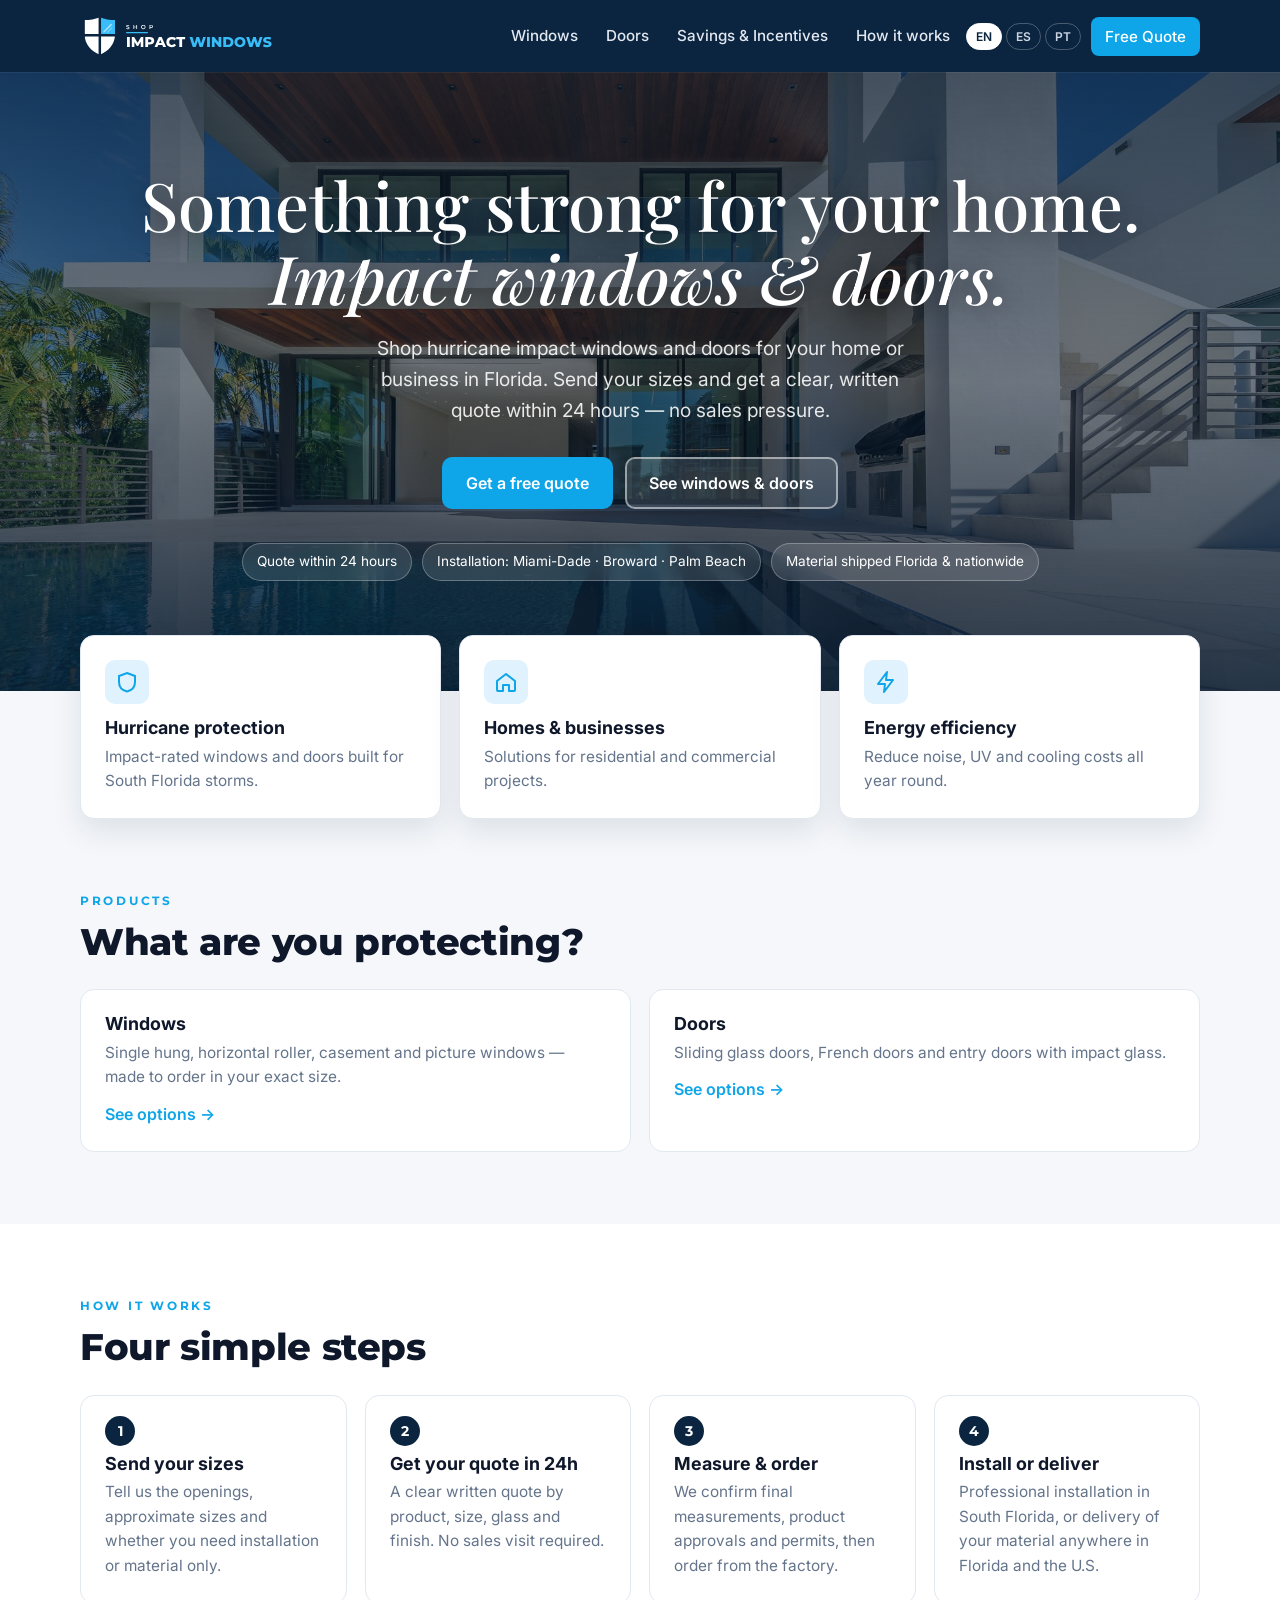
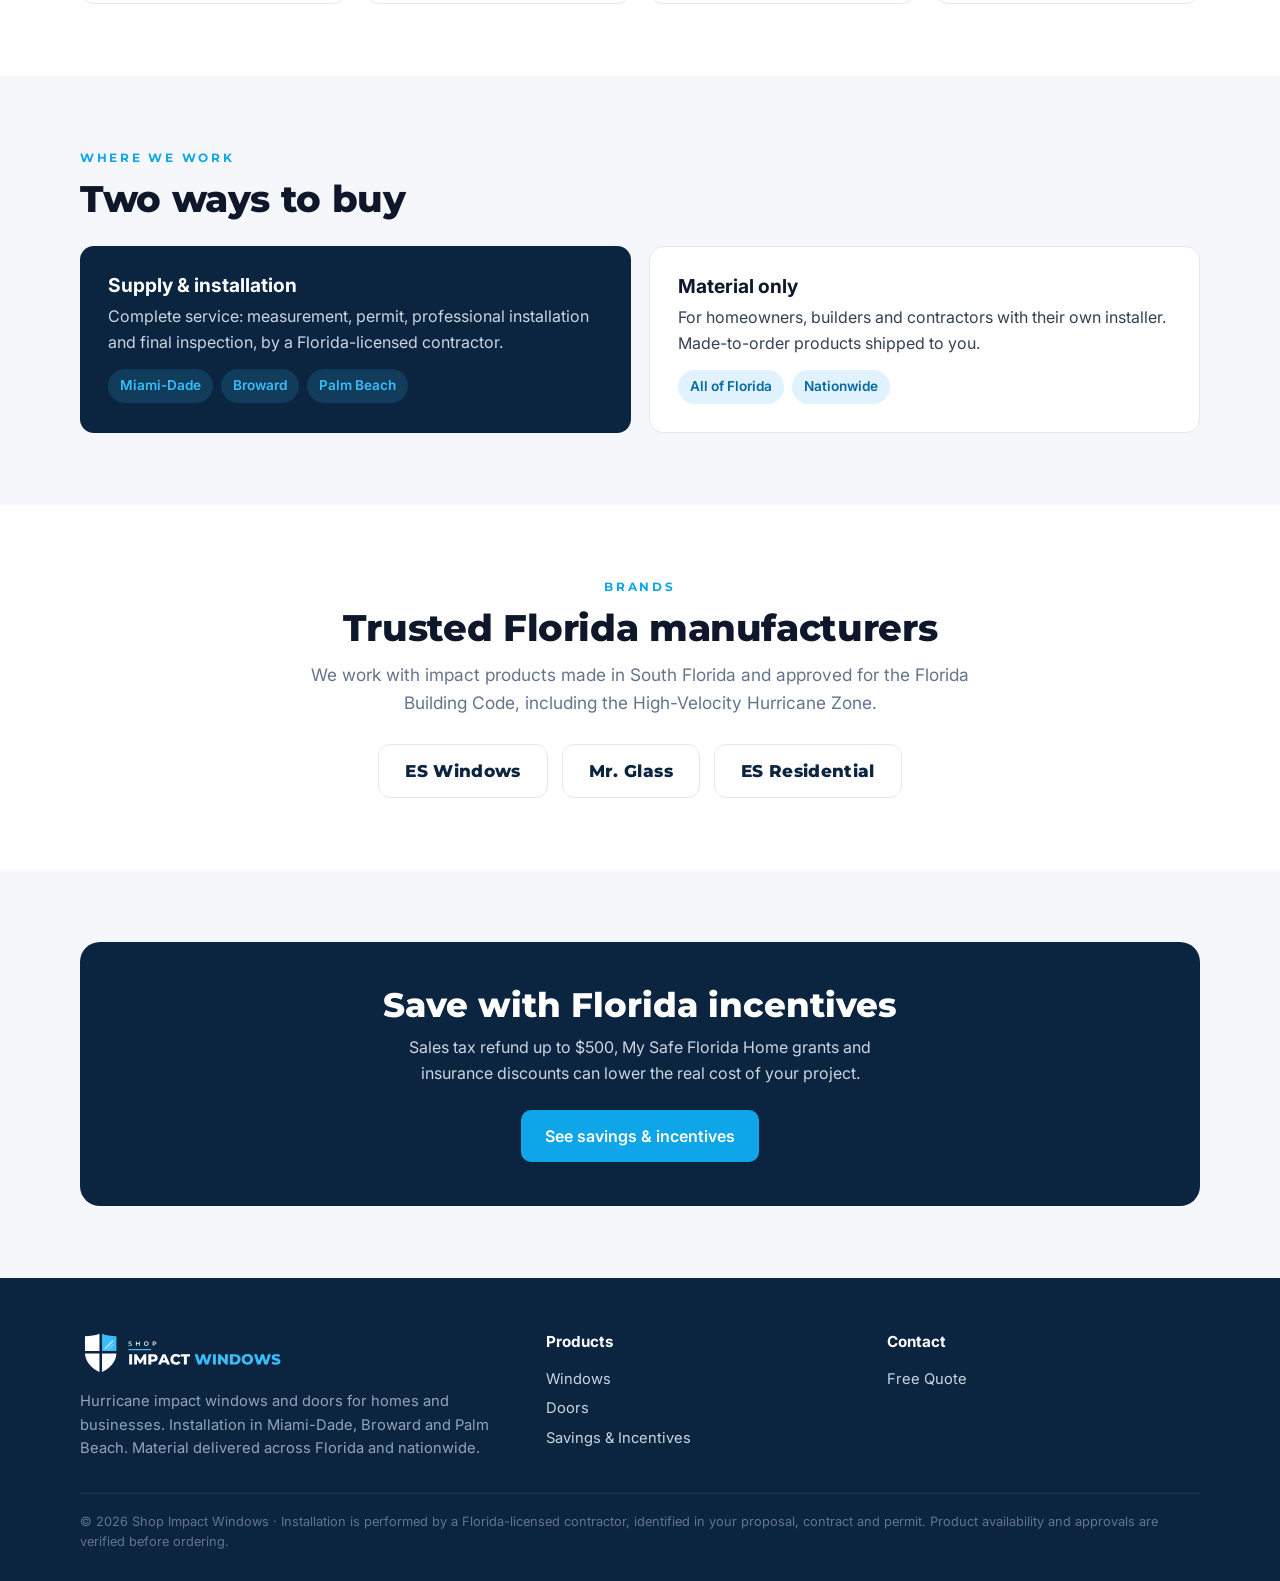
<file: index.html>
<!doctype html>
<html lang="en">
<head>
  <meta charset="utf-8">
  <meta name="viewport" content="width=device-width, initial-scale=1">
  <title>Shop Impact Windows – Hurricane Impact Windows &amp; Doors in Florida</title>
  <meta name="description" content="Hurricane impact windows and doors for Florida homes and businesses. Free quote within 24 hours. Installation in Miami-Dade, Broward and Palm Beach; material delivered across Florida and nationwide.">
  <meta property="og:title" content="Shop Impact Windows – Hurricane Impact Windows & Doors">
  <meta property="og:description" content="Free quote within 24 hours. Installation in Miami-Dade, Broward and Palm Beach; material delivered across Florida and nationwide.">
  <meta property="og:url" content="https://shopimpactwindows.com/">
  <meta property="og:image" content="https://shopimpactwindows.com/img/hero.jpg">
  <meta name="theme-color" content="#0B2540">
  <link rel="icon" type="image/svg+xml" href="brand/svg/favicon.svg">
  <link rel="icon" type="image/png" sizes="32x32" href="img/favicon-32.png">
  <link rel="apple-touch-icon" href="img/apple-touch-icon.png">
  <link rel="preconnect" href="https://fonts.googleapis.com">
  <link rel="preconnect" href="https://fonts.gstatic.com" crossorigin>
  <link href="https://fonts.googleapis.com/css2?family=Inter:wght@400;500;600;700&family=Montserrat:wght@700;800&family=Playfair+Display:ital,wght@0,500;1,500&display=swap" rel="stylesheet">
  <link rel="stylesheet" href="assets/site.css">
</head>
<body data-page="home">
  <header id="site-header"></header>

  <main>
    <section class="hero">
      <div class="wrap">
        <h1 data-i18n="home.h1">Something strong for your home. <em>Impact windows &amp; doors.</em></h1>
        <p data-i18n="home.lead">Shop hurricane impact windows and doors for your home or business in Florida. Send your sizes and get a clear, written quote within 24 hours — no sales pressure.</p>
        <div class="ctas">
          <a class="btn btn-primary" href="quote.html" data-i18n="cta.quote">Get a free quote</a>
          <a class="btn btn-ghost" href="windows.html" data-i18n="cta.browse">See windows &amp; doors</a>
        </div>
        <div class="badges">
          <span data-i18n="badge.24h">Quote within 24 hours</span>
          <span data-i18n="badge.install">Installation: Miami-Dade · Broward · Palm Beach</span>
          <span data-i18n="badge.ship">Material shipped Florida &amp; nationwide</span>
        </div>
      </div>
    </section>

    <div class="wrap features">
      <div class="grid g3">
        <div class="card">
          <div class="icon"><svg viewBox="0 0 24 24" fill="none" stroke="currentColor" stroke-width="2" stroke-linecap="round"><path d="M12 3l8 3v6c0 5-3.4 8.4-8 9.5C7.4 20.4 4 17 4 12V6l8-3z"/></svg></div>
          <h3 data-i18n="f1t">Hurricane protection</h3>
          <p data-i18n="f1d">Impact-rated windows and doors built for South Florida storms.</p>
        </div>
        <div class="card">
          <div class="icon"><svg viewBox="0 0 24 24" fill="none" stroke="currentColor" stroke-width="2" stroke-linejoin="round"><path d="M3 11l9-7 9 7v9a1 1 0 0 1-1 1h-5v-6H9v6H4a1 1 0 0 1-1-1z"/></svg></div>
          <h3 data-i18n="f2t">Homes &amp; businesses</h3>
          <p data-i18n="f2d">Solutions for residential and commercial projects.</p>
        </div>
        <div class="card">
          <div class="icon"><svg viewBox="0 0 24 24" fill="none" stroke="currentColor" stroke-width="2" stroke-linejoin="round"><path d="M13 2L4 14h7l-1 8 9-12h-7z"/></svg></div>
          <h3 data-i18n="f3t">Energy efficiency</h3>
          <p data-i18n="f3d">Reduce noise, UV and cooling costs all year round.</p>
        </div>
      </div>
    </div>

    <section>
      <div class="wrap">
        <p class="kicker" data-i18n="home.prodK">Products</p>
        <h2 class="title" data-i18n="home.prodH">What are you protecting?</h2>
        <div class="grid g2" style="margin-top:26px">
          <a class="card tile-link" href="windows.html">
            <h3 data-i18n="nav.windows">Windows</h3>
            <p data-i18n="home.winD">Single hung, horizontal roller, casement and picture windows — made to order in your exact size.</p>
            <span class="more" data-i18n="home.see">See options →</span>
          </a>
          <a class="card tile-link" href="doors.html">
            <h3 data-i18n="nav.doors">Doors</h3>
            <p data-i18n="home.doorD">Sliding glass doors, French doors and entry doors with impact glass.</p>
            <span class="more" data-i18n="home.see">See options →</span>
          </a>
        </div>
      </div>
    </section>

    <section id="how" style="background:#fff">
      <div class="wrap">
        <p class="kicker" data-i18n="home.howK">How it works</p>
        <h2 class="title" data-i18n="home.howH">Four simple steps</h2>
        <div class="grid g4 steps" style="margin-top:26px">
          <div class="card step"><h3 data-i18n="s1t">Send your sizes</h3><p data-i18n="s1d">Tell us the openings, approximate sizes and whether you need installation or material only.</p></div>
          <div class="card step"><h3 data-i18n="s2t">Get your quote in 24h</h3><p data-i18n="s2d">A clear written quote by product, size, glass and finish. No sales visit required.</p></div>
          <div class="card step"><h3 data-i18n="s3t">Measure &amp; order</h3><p data-i18n="s3d">We confirm final measurements, product approvals and permits, then order from the factory.</p></div>
          <div class="card step"><h3 data-i18n="s4t">Install or deliver</h3><p data-i18n="s4d">Professional installation in South Florida, or delivery of your material anywhere in Florida and the U.S.</p></div>
        </div>
      </div>
    </section>

    <section>
      <div class="wrap">
        <p class="kicker" data-i18n="home.areaK">Where we work</p>
        <h2 class="title" data-i18n="home.areaH">Two ways to buy</h2>
        <div class="split" style="margin-top:26px">
          <div class="zone dark">
            <h3 data-i18n="z1t">Supply &amp; installation</h3>
            <p data-i18n="z1d">Complete service: measurement, permit, professional installation and final inspection, by a Florida-licensed contractor.</p>
            <div class="chips"><span>Miami-Dade</span><span>Broward</span><span>Palm Beach</span></div>
          </div>
          <div class="zone light">
            <h3 data-i18n="z2t">Material only</h3>
            <p data-i18n="z2d">For homeowners, builders and contractors with their own installer. Made-to-order products shipped to you.</p>
            <div class="chips"><span data-i18n="z2a">All of Florida</span><span data-i18n="z2b">Nationwide</span></div>
          </div>
        </div>
      </div>
    </section>

    <section style="background:#fff">
      <div class="wrap center">
        <p class="kicker" data-i18n="home.brandK">Brands</p>
        <h2 class="title" data-i18n="home.brandH">Trusted Florida manufacturers</h2>
        <p class="lead" data-i18n="home.brandD">We work with impact products made in South Florida and approved for the Florida Building Code, including the High-Velocity Hurricane Zone.</p>
        <div class="brands"><span>ES Windows</span><span>Mr. Glass</span><span>ES Residential</span></div>
      </div>
    </section>

    <section>
      <div class="wrap">
        <div class="cta-band">
          <h2 data-i18n="home.saveH">Save with Florida incentives</h2>
          <p data-i18n="home.saveD">Sales tax refund up to $500, My Safe Florida Home grants and insurance discounts can lower the real cost of your project.</p>
          <a class="btn btn-primary" href="incentives.html" data-i18n="home.saveB">See savings &amp; incentives</a>
        </div>
      </div>
    </section>
  </main>

  <footer id="site-footer"></footer>
  <script src="assets/i18n.js"></script>
  <script src="assets/site.js"></script>
</body>
</html>
</file>
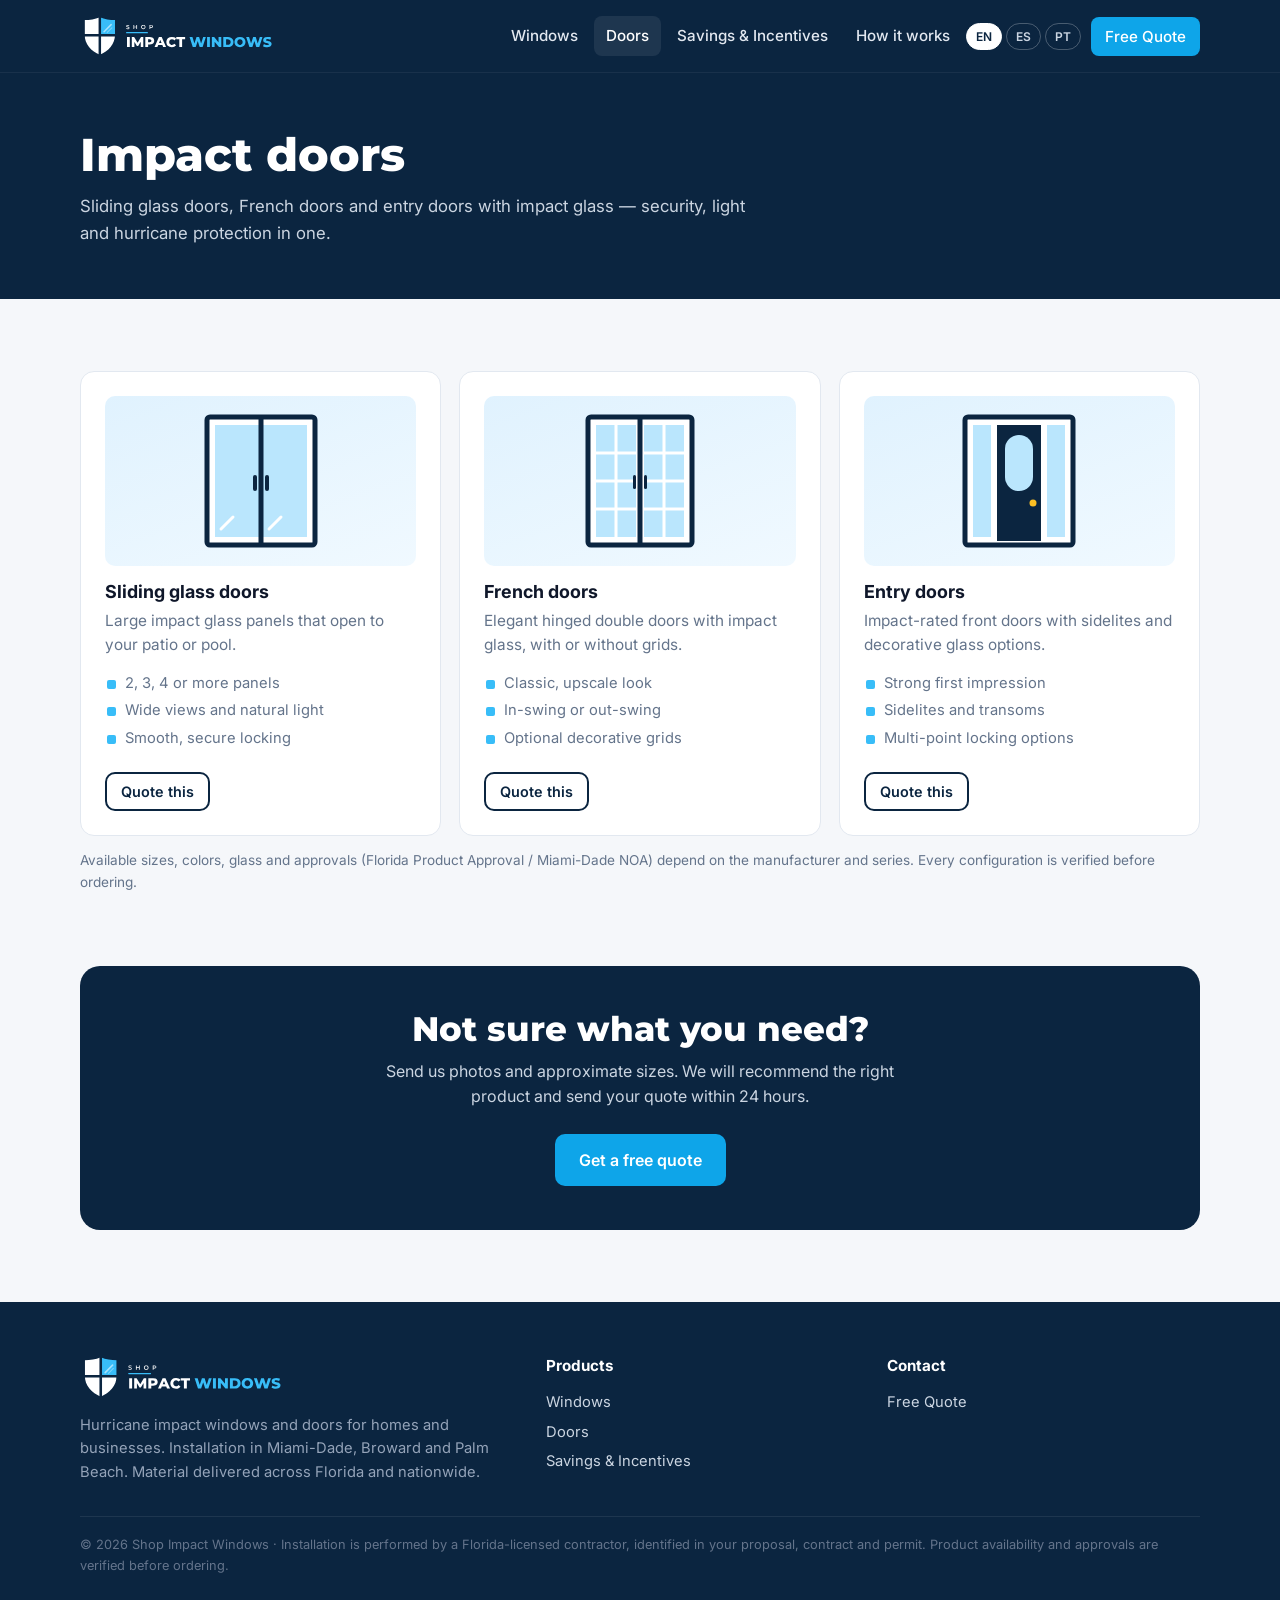
<file: doors.html>
<!doctype html>
<html lang="en">
<head>
  <meta charset="utf-8">
  <meta name="viewport" content="width=device-width, initial-scale=1">
  <title>Impact Doors – Shop Impact Windows</title>
  <meta name="description" content="Hurricane impact doors: sliding glass doors, French doors and entry doors. Free quote within 24 hours.">
  <meta name="theme-color" content="#0B2540">
  <link rel="icon" type="image/svg+xml" href="brand/svg/favicon.svg">
  <link rel="icon" type="image/png" sizes="32x32" href="img/favicon-32.png">
  <link rel="apple-touch-icon" href="img/apple-touch-icon.png">
  <link rel="preconnect" href="https://fonts.googleapis.com">
  <link rel="preconnect" href="https://fonts.gstatic.com" crossorigin>
  <link href="https://fonts.googleapis.com/css2?family=Inter:wght@400;500;600;700&family=Montserrat:wght@700;800&display=swap" rel="stylesheet">
  <link rel="stylesheet" href="assets/site.css">
</head>
<body data-page="doors">
  <header id="site-header"></header>
  <main>
    <section class="page-hero">
      <div class="wrap">
        <h1 data-i18n="door.h1">Impact doors</h1>
        <p data-i18n="door.p">Sliding glass doors, French doors and entry doors with impact glass — security, light and hurricane protection in one.</p>
      </div>
    </section>
    <section>
      <div class="wrap">
        <div class="grid g3">
        <div class="card product">
          <div class="art"><svg viewBox="0 0 116 136"><rect x="4" y="4" width="108" height="128" rx="3" fill="#fff" stroke="#0B2540" stroke-width="5" stroke-linejoin="round"/><rect x="12" y="12" width="44" height="112" fill="#BAE6FD"/><rect x="60" y="12" width="44" height="112" fill="#BAE6FD"/><path d="M58 4 V132" stroke="#0B2540" stroke-width="5" stroke-linejoin="round"/><path d="M18 116 l12 -12" stroke="#fff" stroke-width="3" stroke-linecap="round"/><path d="M66 116 l12 -12" stroke="#fff" stroke-width="3" stroke-linecap="round"/><rect x="50" y="62" width="4" height="16" rx="2" fill="#0B2540"/><rect x="62" y="62" width="4" height="16" rx="2" fill="#0B2540"/></svg></div>
          <h3 data-i18n="d1.t">Sliding glass doors</h3>
          <p data-i18n="d1.d">Large impact glass panels that open to your patio or pool.</p>
          <ul><li data-i18n="d1.b1">2, 3, 4 or more panels</li><li data-i18n="d1.b2">Wide views and natural light</li><li data-i18n="d1.b3">Smooth, secure locking</li></ul>
          <a class="btn btn-outline btn-sm" href="quote.html?type=sliding-door" data-i18n="cta.quoteThis">Quote this</a>
        </div>
        <div class="card product">
          <div class="art"><svg viewBox="0 0 116 136"><rect x="6" y="4" width="104" height="128" rx="3" fill="#fff" stroke="#0B2540" stroke-width="5" stroke-linejoin="round"/><rect x="14" y="12" width="40" height="112" fill="#BAE6FD"/><rect x="62" y="12" width="40" height="112" fill="#BAE6FD"/><path d="M58 4 V132" stroke="#0B2540" stroke-width="5" stroke-linejoin="round"/><path d="M14 40 H54 M14 68 H54 M14 96 H54 M62 40 H102 M62 68 H102 M62 96 H102 M34 12 V124 M82 12 V124" stroke="#fff" stroke-width="3"/><rect x="51" y="62" width="3" height="14" rx="1.5" fill="#0B2540"/><rect x="62" y="62" width="3" height="14" rx="1.5" fill="#0B2540"/></svg></div>
          <h3 data-i18n="d2.t">French doors</h3>
          <p data-i18n="d2.d">Elegant hinged double doors with impact glass, with or without grids.</p>
          <ul><li data-i18n="d2.b1">Classic, upscale look</li><li data-i18n="d2.b2">In-swing or out-swing</li><li data-i18n="d2.b3">Optional decorative grids</li></ul>
          <a class="btn btn-outline btn-sm" href="quote.html?type=french-door" data-i18n="cta.quoteThis">Quote this</a>
        </div>
        <div class="card product">
          <div class="art"><svg viewBox="0 0 116 136"><rect x="4" y="4" width="108" height="128" rx="3" fill="#fff" stroke="#0B2540" stroke-width="5" stroke-linejoin="round"/><rect x="12" y="12" width="18" height="112" fill="#BAE6FD"/><rect x="86" y="12" width="18" height="112" fill="#BAE6FD"/><rect x="36" y="12" width="44" height="116" fill="#0B2540"/><rect x="44" y="22" width="28" height="56" rx="14" fill="#BAE6FD"/><circle cx="72" cy="90" r="3.5" fill="#FBBF24"/></svg></div>
          <h3 data-i18n="d3.t">Entry doors</h3>
          <p data-i18n="d3.d">Impact-rated front doors with sidelites and decorative glass options.</p>
          <ul><li data-i18n="d3.b1">Strong first impression</li><li data-i18n="d3.b2">Sidelites and transoms</li><li data-i18n="d3.b3">Multi-point locking options</li></ul>
          <a class="btn btn-outline btn-sm" href="quote.html?type=entry-door" data-i18n="cta.quoteThis">Quote this</a>
        </div>
        </div>
      <p class="note" data-i18n="prod.note">Available sizes, colors, glass and approvals (Florida Product Approval / Miami-Dade NOA) depend on the manufacturer and series. Every configuration is verified before ordering.</p>
      </div>
    </section>
    <section style="padding-top:0">
      <div class="wrap">
        <div class="cta-band">
          <h2 data-i18n="cta.bandH">Not sure what you need?</h2>
          <p data-i18n="cta.bandD">Send us photos and approximate sizes. We will recommend the right product and send your quote within 24 hours.</p>
          <a class="btn btn-primary" href="quote.html" data-i18n="cta.quote">Get a free quote</a>
        </div>
      </div>
    </section>
  </main>
  <footer id="site-footer"></footer>
  <script src="assets/i18n.js"></script>
  <script src="assets/site.js"></script>
</body>
</html>
</file>
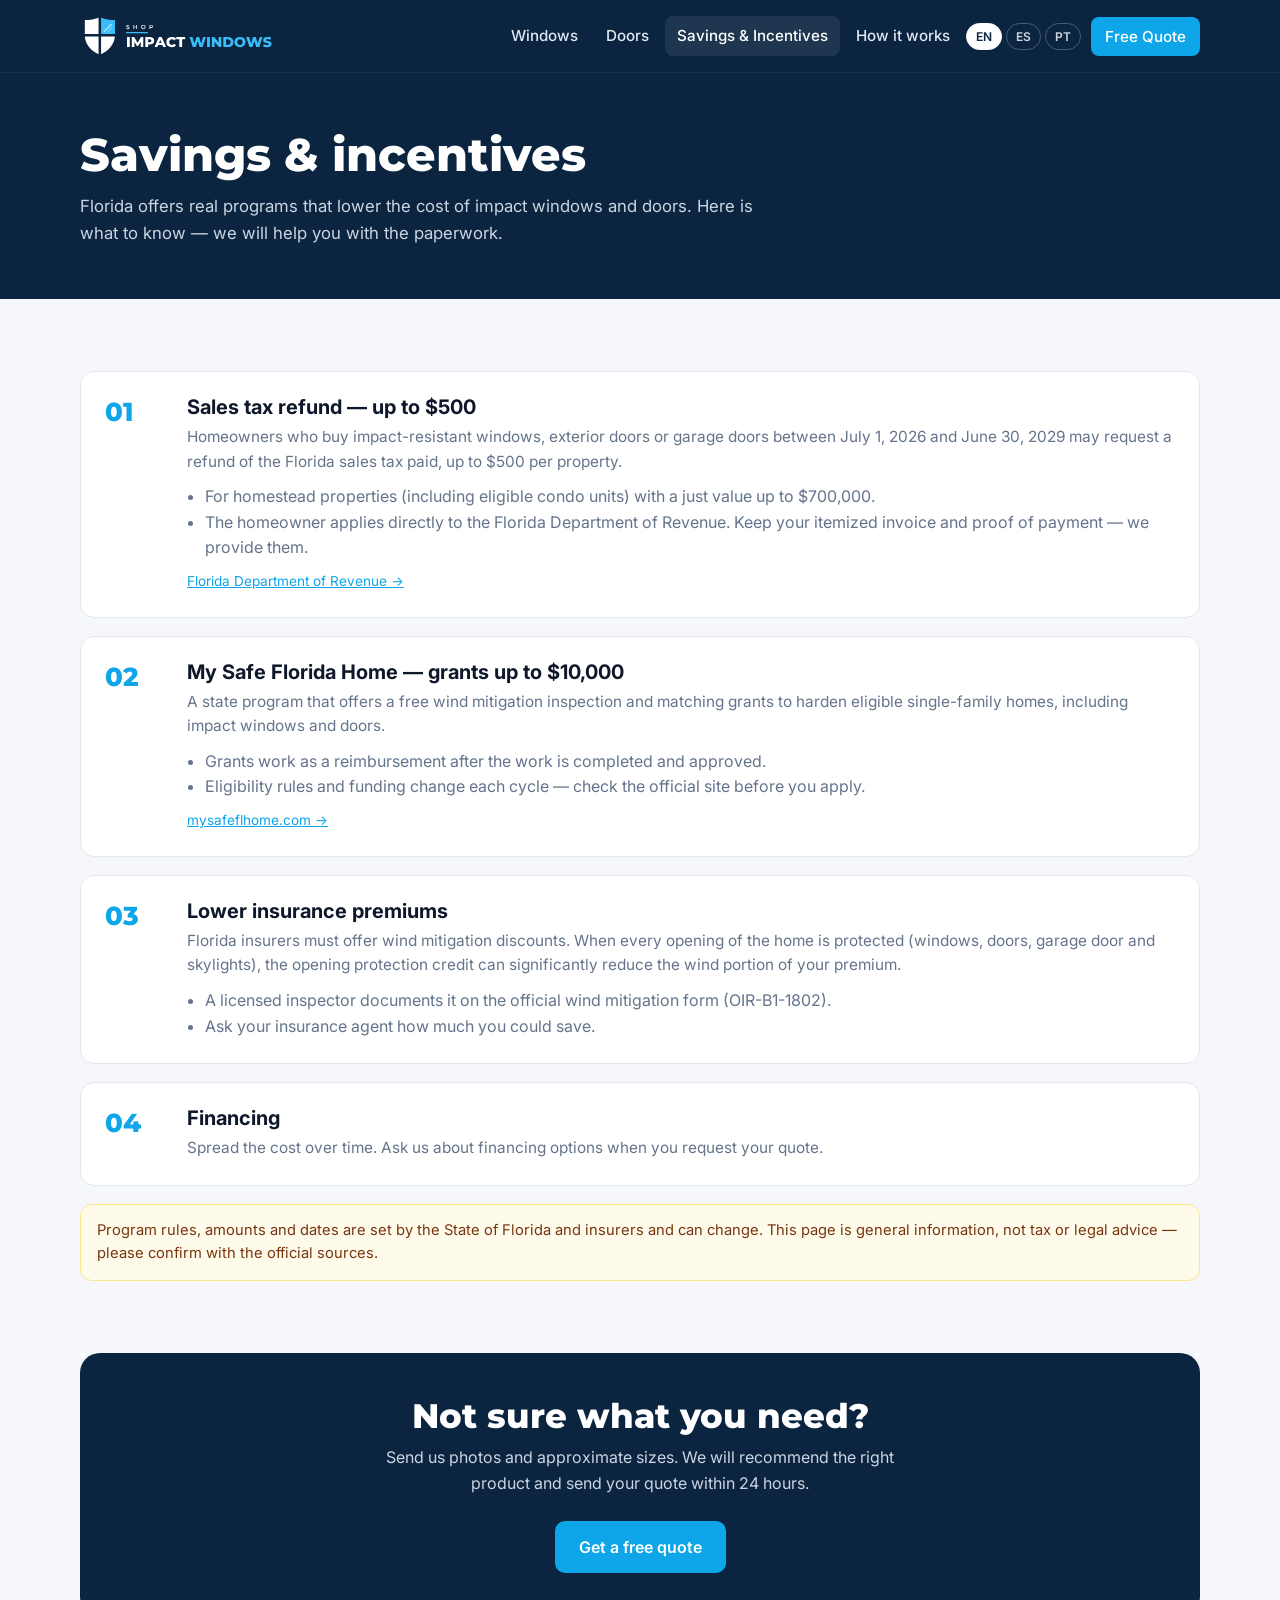
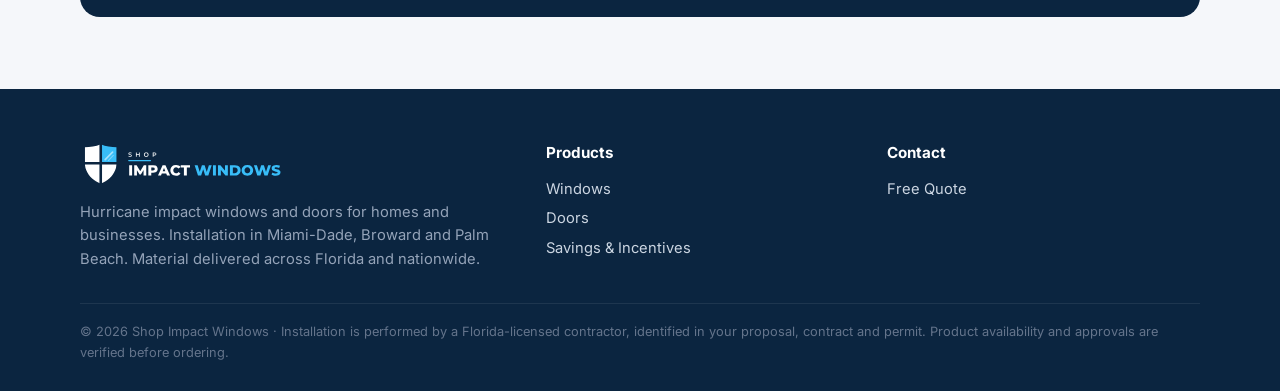
<file: incentives.html>
<!doctype html>
<html lang="en">
<head>
  <meta charset="utf-8">
  <meta name="viewport" content="width=device-width, initial-scale=1">
  <title>Savings & Incentives – Shop Impact Windows</title>
  <meta name="description" content="Florida incentives for impact windows and doors: sales tax refund up to $500, My Safe Florida Home grants, insurance wind mitigation discounts and financing.">
  <meta name="theme-color" content="#0B2540">
  <link rel="icon" type="image/svg+xml" href="brand/svg/favicon.svg">
  <link rel="icon" type="image/png" sizes="32x32" href="img/favicon-32.png">
  <link rel="apple-touch-icon" href="img/apple-touch-icon.png">
  <link rel="preconnect" href="https://fonts.googleapis.com">
  <link rel="preconnect" href="https://fonts.gstatic.com" crossorigin>
  <link href="https://fonts.googleapis.com/css2?family=Inter:wght@400;500;600;700&family=Montserrat:wght@700;800&display=swap" rel="stylesheet">
  <link rel="stylesheet" href="assets/site.css">
</head>
<body data-page="incentives">
  <header id="site-header"></header>
  <main>
    <section class="page-hero">
      <div class="wrap">
        <h1 data-i18n="inc.h1">Savings &amp; incentives</h1>
        <p data-i18n="inc.p">Florida offers real programs that lower the cost of impact windows and doors. Here is what to know — we will help you with the paperwork.</p>
      </div>
    </section>
    <section>
      <div class="wrap grid" style="gap:18px">
        <div class="card incentive">
          <div class="num">01</div>
          <div>
            <h3 data-i18n="i1t">Sales tax refund — up to $500</h3>
            <p data-i18n="i1d">Homeowners who buy impact-resistant windows, exterior doors or garage doors between July 1, 2026 and June 30, 2029 may request a refund of the Florida sales tax paid, up to $500 per property.</p>
            <ul>
              <li data-i18n="i1a">For homestead properties (including eligible condo units) with a just value up to $700,000.</li>
              <li data-i18n="i1b">The homeowner applies directly to the Florida Department of Revenue. Keep your itemized invoice and proof of payment — we provide them.</li>
            </ul>
            <p class="src"><a href="https://floridarevenue.com/" target="_blank" rel="noopener" data-i18n="i1s">Florida Department of Revenue →</a></p>
          </div>
        </div>
        <div class="card incentive">
          <div class="num">02</div>
          <div>
            <h3 data-i18n="i2t">My Safe Florida Home — grants up to $10,000</h3>
            <p data-i18n="i2d">A state program that offers a free wind mitigation inspection and matching grants to harden eligible single-family homes, including impact windows and doors.</p>
            <ul>
              <li data-i18n="i2a">Grants work as a reimbursement after the work is completed and approved.</li>
              <li data-i18n="i2b">Eligibility rules and funding change each cycle — check the official site before you apply.</li>
            </ul>
            <p class="src"><a href="https://mysafeflhome.com/" target="_blank" rel="noopener" data-i18n="i2s">mysafeflhome.com →</a></p>
          </div>
        </div>
        <div class="card incentive">
          <div class="num">03</div>
          <div>
            <h3 data-i18n="i3t">Lower insurance premiums</h3>
            <p data-i18n="i3d">Florida insurers must offer wind mitigation discounts. When every opening of the home is protected (windows, doors, garage door and skylights), the opening protection credit can significantly reduce the wind portion of your premium.</p>
            <ul>
              <li data-i18n="i3a">A licensed inspector documents it on the official wind mitigation form (OIR-B1-1802).</li>
              <li data-i18n="i3b">Ask your insurance agent how much you could save.</li>
            </ul>
          </div>
        </div>
        <div class="card incentive">
          <div class="num">04</div>
          <div>
            <h3 data-i18n="i4t">Financing</h3>
            <p data-i18n="i4d">Spread the cost over time. Ask us about financing options when you request your quote.</p>
          </div>
        </div>
        <p class="callout" data-i18n="inc.disc">Program rules, amounts and dates are set by the State of Florida and insurers and can change. This page is general information, not tax or legal advice — please confirm with the official sources.</p>
      </div>
    </section>
    <section style="padding-top:0">
      <div class="wrap">
        <div class="cta-band">
          <h2 data-i18n="cta.bandH">Not sure what you need?</h2>
          <p data-i18n="cta.bandD">Send us photos and approximate sizes. We will recommend the right product and send your quote within 24 hours.</p>
          <a class="btn btn-primary" href="quote.html" data-i18n="cta.quote">Get a free quote</a>
        </div>
      </div>
    </section>
  </main>
  <footer id="site-footer"></footer>
  <script src="assets/i18n.js"></script>
  <script src="assets/site.js"></script>
</body>
</html>
</file>
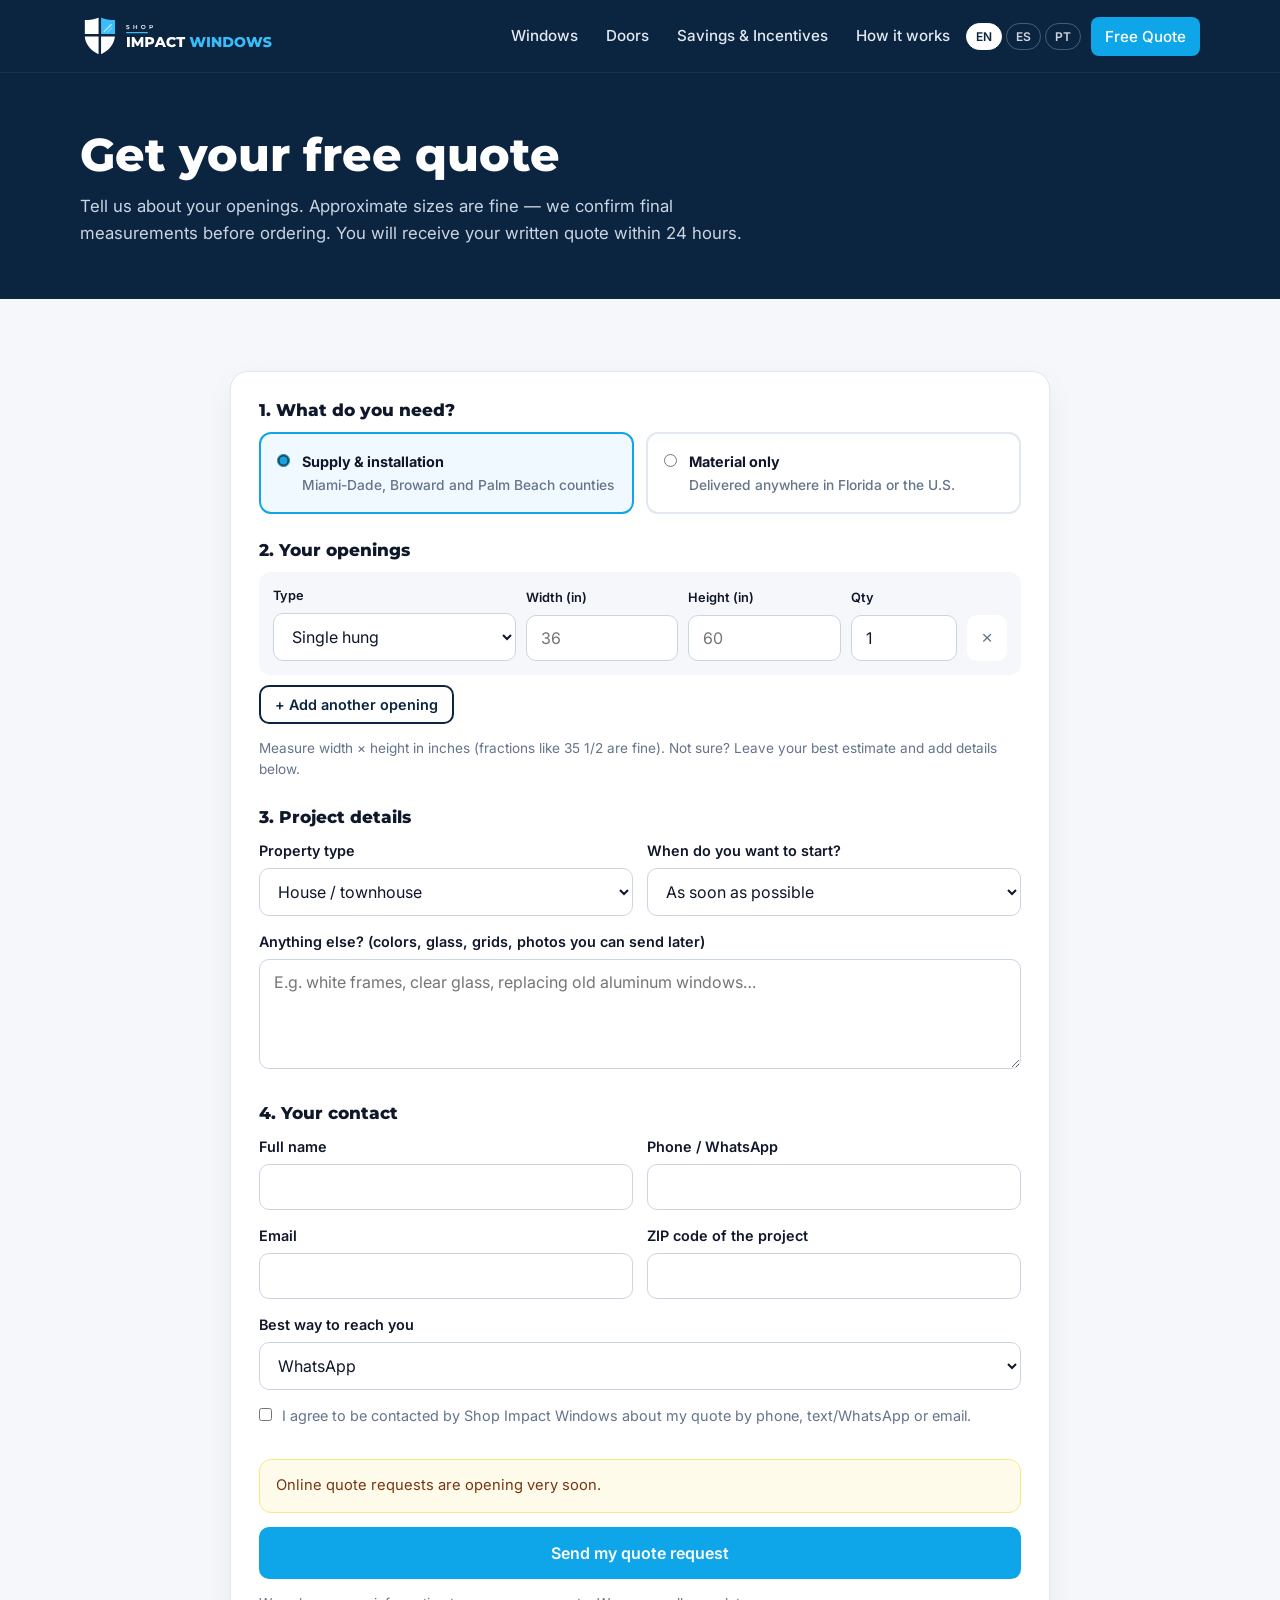
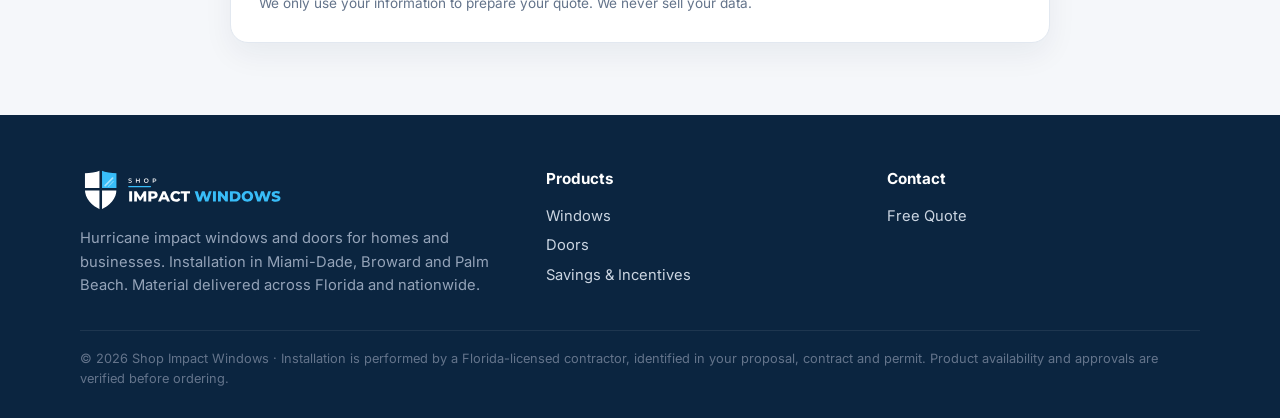
<file: quote.html>
<!doctype html>
<html lang="en">
<head>
  <meta charset="utf-8">
  <meta name="viewport" content="width=device-width, initial-scale=1">
  <title>Free Quote – Shop Impact Windows</title>
  <meta name="description" content="Request a free quote for hurricane impact windows and doors. Answer within 24 hours.">
  <meta name="theme-color" content="#0B2540">
  <link rel="icon" type="image/svg+xml" href="brand/svg/favicon.svg">
  <link rel="icon" type="image/png" sizes="32x32" href="img/favicon-32.png">
  <link rel="apple-touch-icon" href="img/apple-touch-icon.png">
  <link rel="preconnect" href="https://fonts.googleapis.com">
  <link rel="preconnect" href="https://fonts.gstatic.com" crossorigin>
  <link href="https://fonts.googleapis.com/css2?family=Inter:wght@400;500;600;700&family=Montserrat:wght@700;800&display=swap" rel="stylesheet">
  <link rel="stylesheet" href="assets/site.css">
</head>
<body data-page="quote">
  <header id="site-header"></header>
  <main>
    <section class="page-hero">
      <div class="wrap">
        <h1 data-i18n="q.h1">Get your free quote</h1>
        <p data-i18n="q.p">Tell us about your openings. Approximate sizes are fine — we confirm final measurements before ordering. You will receive your written quote within 24 hours.</p>
      </div>
    </section>
    <section>
      <div class="wrap" style="max-width:860px">
        <form id="quote-form" class="form-card" novalidate>
          <input type="text" name="_gotcha" class="hp" tabindex="-1" autocomplete="off" aria-hidden="true">
          <input type="hidden" name="language" value="en">

          <fieldset>
            <legend data-i18n="q.svc">1. What do you need?</legend>
            <div class="choice">
              <label><input type="radio" name="service" value="install" checked required><span><b data-i18n="q.svc1">Supply &amp; installation</b><small data-i18n="q.svc1d">Miami-Dade, Broward and Palm Beach counties</small></span></label>
              <label><input type="radio" name="service" value="material"><span><b data-i18n="q.svc2">Material only</b><small data-i18n="q.svc2d">Delivered anywhere in Florida or the U.S.</small></span></label>
            </div>
          </fieldset>

          <fieldset>
            <legend data-i18n="q.op">2. Your openings</legend>
            <div id="openings"></div>
            <button type="button" id="add-opening" class="btn btn-outline btn-sm" data-i18n="q.add">+ Add another opening</button>
            <p class="note" data-i18n="q.opNote">Measure width × height in inches (fractions like 35 1/2 are fine). Not sure? Leave your best estimate and add details below.</p>
          </fieldset>

          <fieldset>
            <legend data-i18n="q.proj">3. Project details</legend>
            <div class="row">
              <div><label for="ptype" data-i18n="q.ptype">Property type</label>
                <select id="ptype" name="property_type">
                  <option value="home" data-i18n="q.pt1">House / townhouse</option>
                  <option value="condo" data-i18n="q.pt2">Condo / apartment</option>
                  <option value="business" data-i18n="q.pt3">Business / commercial</option>
                  <option value="new" data-i18n="q.pt4">New construction</option>
                </select></div>
              <div><label for="when" data-i18n="q.when">When do you want to start?</label>
                <select id="when" name="timeline">
                  <option value="asap" data-i18n="q.w1">As soon as possible</option>
                  <option value="1-3m" data-i18n="q.w2">In 1–3 months</option>
                  <option value="3m+" data-i18n="q.w3">In 3+ months</option>
                  <option value="research" data-i18n="q.w4">Just getting prices</option>
                </select></div>
            </div>
            <label for="notes" data-i18n="q.notes">Anything else? (colors, glass, grids, photos you can send later)</label>
            <textarea id="notes" name="notes" data-i18n-ph="q.notesPh" placeholder="E.g. white frames, clear glass, replacing old aluminum windows…"></textarea>
          </fieldset>

          <fieldset>
            <legend data-i18n="q.you">4. Your contact</legend>
            <div class="row">
              <div><label for="name" data-i18n="q.name">Full name</label><input id="name" name="name" autocomplete="name" required></div>
              <div><label for="phone" data-i18n="q.phone">Phone / WhatsApp</label><input id="phone" name="phone" type="tel" autocomplete="tel" required></div>
            </div>
            <div class="row">
              <div><label for="email" data-i18n="q.email">Email</label><input id="email" name="email" type="email" autocomplete="email" required></div>
              <div><label for="zip" data-i18n="q.zip">ZIP code of the project</label><input id="zip" name="zip" inputmode="numeric" autocomplete="postal-code" pattern="[0-9]{5}" required></div>
            </div>
            <div class="row">
              <div><label for="contact" data-i18n="q.pref">Best way to reach you</label>
                <select id="contact" name="contact_pref">
                  <option value="whatsapp">WhatsApp</option>
                  <option value="call" data-i18n="q.c2">Phone call</option>
                  <option value="email">Email</option>
                </select></div>
            </div>
            <label class="check"><input type="checkbox" name="consent" value="yes" required><span data-i18n="q.consent">I agree to be contacted by Shop Impact Windows about my quote by phone, text/WhatsApp or email.</span></label>
          </fieldset>

          <p id="form-offline" class="callout" hidden data-i18n="q.offlineNote">Online quote requests are opening very soon.</p>
          <button type="submit" class="btn btn-primary" style="width:100%;margin-top:14px" data-i18n="q.send">Send my quote request</button>
          <div id="form-status" class="form-status" role="status" aria-live="polite"></div>
          <p class="note" data-i18n="q.privacy">We only use your information to prepare your quote. We never sell your data.</p>
        </form>

        <template id="opening-tpl">
          <div class="opening">
            <div class="type"><label data-i18n="q.type">Type</label>
              <select data-f="type" required>
                <option value="single-hung" data-i18n="w1.t">Single hung</option>
                <option value="horizontal-roller" data-i18n="w2.t">Horizontal roller</option>
                <option value="casement" data-i18n="w3.t">Casement</option>
                <option value="picture" data-i18n="w4.t">Picture window (fixed)</option>
                <option value="sliding-door" data-i18n="d1.t">Sliding glass doors</option>
                <option value="french-door" data-i18n="d2.t">French doors</option>
                <option value="entry-door" data-i18n="d3.t">Entry doors</option>
                <option value="other" data-i18n="q.other">Other / not sure</option>
              </select></div>
            <div><label data-i18n="q.w">Width (in)</label><input data-f="width" inputmode="decimal" placeholder="36"></div>
            <div><label data-i18n="q.h">Height (in)</label><input data-f="height" inputmode="decimal" placeholder="60"></div>
            <div><label data-i18n="q.qty">Qty</label><input data-f="qty" type="number" min="1" value="1"></div>
            <button type="button" class="rm" aria-label="Remove">×</button>
          </div>
        </template>
      </div>
    </section>
  </main>
  <footer id="site-footer"></footer>
  <script src="assets/i18n.js"></script>
  <script src="assets/site.js"></script>
</body>
</html>
</file>
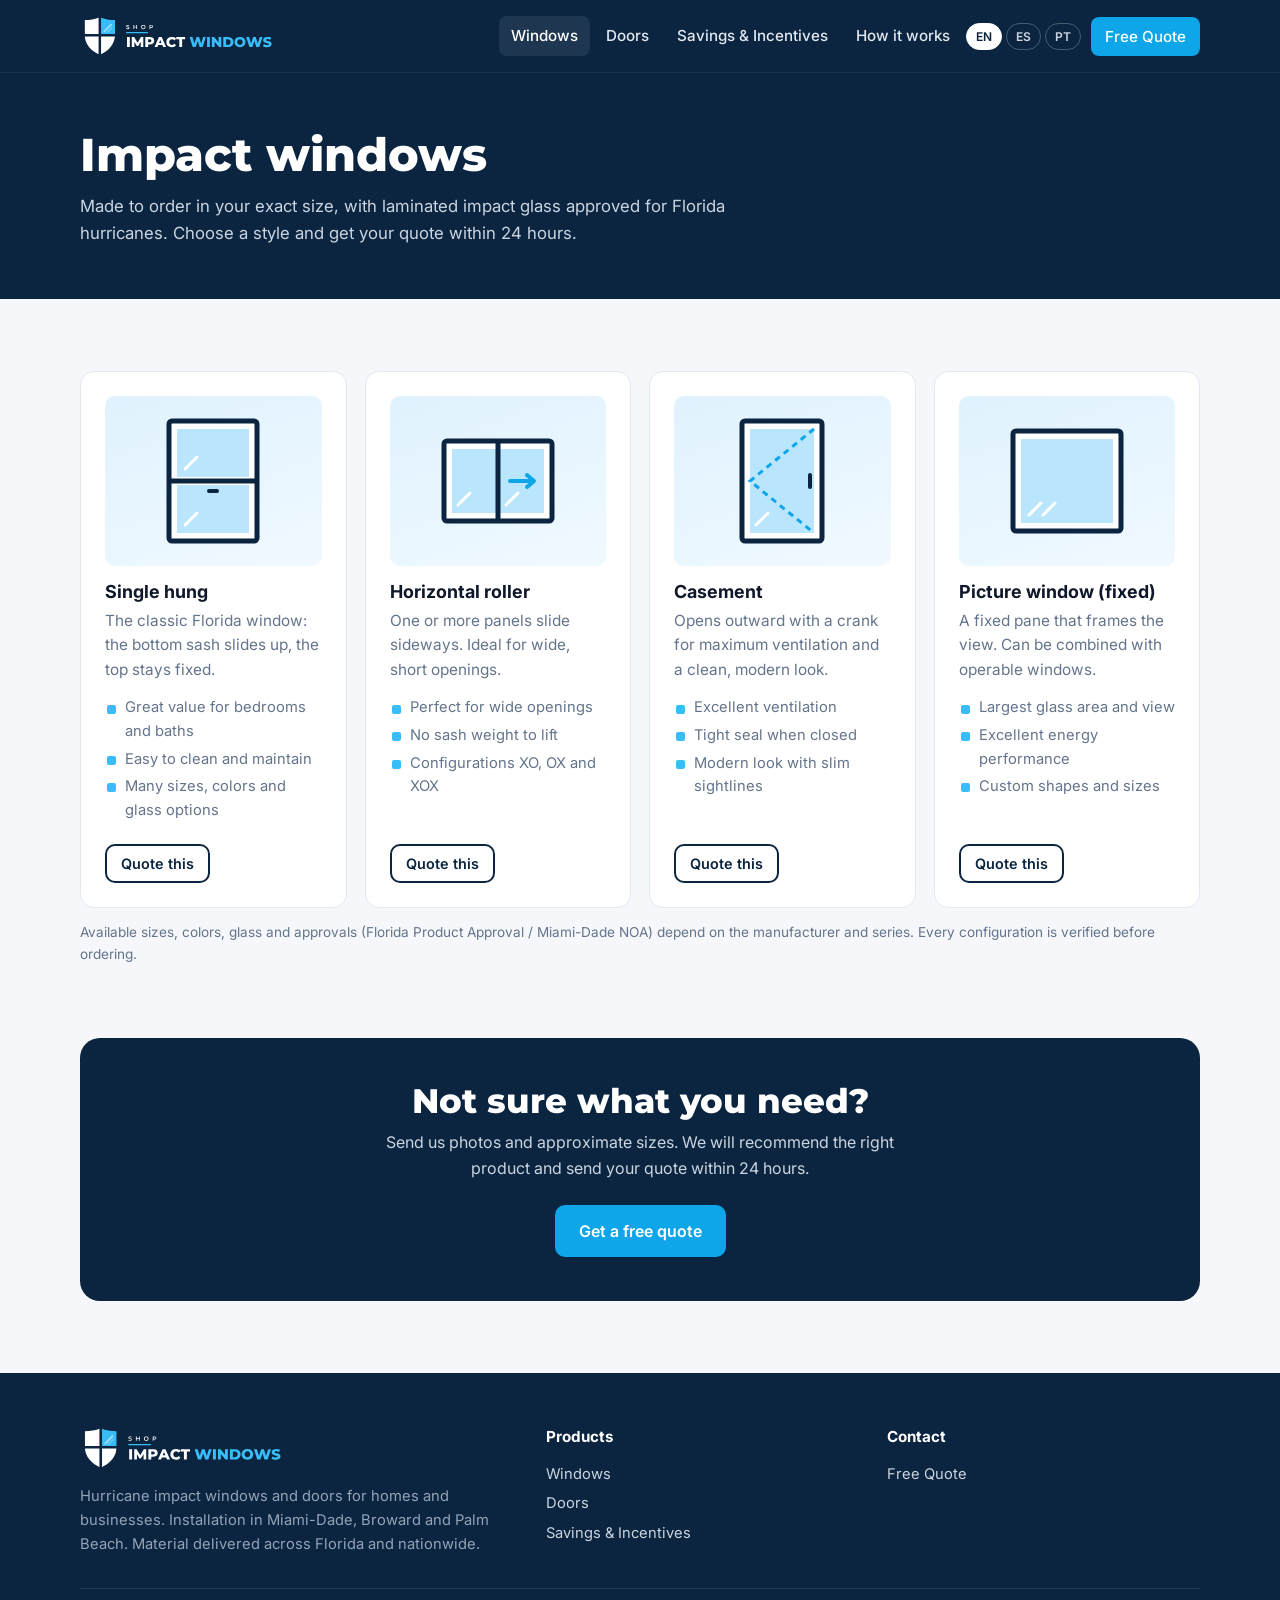
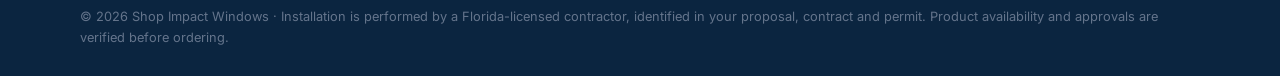
<file: windows.html>
<!doctype html>
<html lang="en">
<head>
  <meta charset="utf-8">
  <meta name="viewport" content="width=device-width, initial-scale=1">
  <title>Impact Windows – Shop Impact Windows</title>
  <meta name="description" content="Hurricane impact windows made to order: single hung, horizontal roller, casement and picture windows. Free quote within 24 hours.">
  <meta name="theme-color" content="#0B2540">
  <link rel="icon" type="image/svg+xml" href="brand/svg/favicon.svg">
  <link rel="icon" type="image/png" sizes="32x32" href="img/favicon-32.png">
  <link rel="apple-touch-icon" href="img/apple-touch-icon.png">
  <link rel="preconnect" href="https://fonts.googleapis.com">
  <link rel="preconnect" href="https://fonts.gstatic.com" crossorigin>
  <link href="https://fonts.googleapis.com/css2?family=Inter:wght@400;500;600;700&family=Montserrat:wght@700;800&display=swap" rel="stylesheet">
  <link rel="stylesheet" href="assets/site.css">
</head>
<body data-page="windows">
  <header id="site-header"></header>
  <main>
    <section class="page-hero">
      <div class="wrap">
        <h1 data-i18n="win.h1">Impact windows</h1>
        <p data-i18n="win.p">Made to order in your exact size, with laminated impact glass approved for Florida hurricanes. Choose a style and get your quote within 24 hours.</p>
      </div>
    </section>
    <section>
      <div class="wrap">
        <div class="grid g3">
        <div class="card product">
          <div class="art"><svg viewBox="0 0 116 136"><rect x="14" y="8" width="88" height="120" rx="3" fill="#fff" stroke="#0B2540" stroke-width="5" stroke-linejoin="round"/><rect x="22" y="16" width="72" height="48" fill="#BAE6FD"/><rect x="22" y="72" width="72" height="48" fill="#BAE6FD"/><path d="M14 68 H102" stroke="#0B2540" stroke-width="5" stroke-linejoin="round"/><path d="M30 56 l12 -12" stroke="#fff" stroke-width="3" stroke-linecap="round"/><path d="M30 112 l12 -12" stroke="#fff" stroke-width="3" stroke-linecap="round"/><rect x="52" y="76" width="12" height="4" rx="2" fill="#0B2540"/></svg></div>
          <h3 data-i18n="w1.t">Single hung</h3>
          <p data-i18n="w1.d">The classic Florida window: the bottom sash slides up, the top stays fixed.</p>
          <ul><li data-i18n="w1.b1">Great value for bedrooms and baths</li><li data-i18n="w1.b2">Easy to clean and maintain</li><li data-i18n="w1.b3">Many sizes, colors and glass options</li></ul>
          <a class="btn btn-outline btn-sm" href="quote.html?type=single-hung" data-i18n="cta.quoteThis">Quote this</a>
        </div>
        <div class="card product">
          <div class="art"><svg viewBox="0 0 116 136"><rect x="4" y="28" width="108" height="80" rx="3" fill="#fff" stroke="#0B2540" stroke-width="5" stroke-linejoin="round"/><rect x="12" y="36" width="44" height="64" fill="#BAE6FD"/><rect x="60" y="36" width="44" height="64" fill="#BAE6FD"/><path d="M58 28 V108" stroke="#0B2540" stroke-width="5" stroke-linejoin="round"/><path d="M18 92 l12 -12" stroke="#fff" stroke-width="3" stroke-linecap="round"/><path d="M66 92 l12 -12" stroke="#fff" stroke-width="3" stroke-linecap="round"/><path d="M70 68 h24 m-7 -6 l7 6 l-7 6" stroke="#0EA5E9" stroke-width="4" fill="none" stroke-linecap="round" stroke-linejoin="round"/></svg></div>
          <h3 data-i18n="w2.t">Horizontal roller</h3>
          <p data-i18n="w2.d">One or more panels slide sideways. Ideal for wide, short openings.</p>
          <ul><li data-i18n="w2.b1">Perfect for wide openings</li><li data-i18n="w2.b2">No sash weight to lift</li><li data-i18n="w2.b3">Configurations XO, OX and XOX</li></ul>
          <a class="btn btn-outline btn-sm" href="quote.html?type=horizontal-roller" data-i18n="cta.quoteThis">Quote this</a>
        </div>
        <div class="card product">
          <div class="art"><svg viewBox="0 0 116 136"><rect x="18" y="8" width="80" height="120" rx="3" fill="#fff" stroke="#0B2540" stroke-width="5" stroke-linejoin="round"/><rect x="26" y="16" width="64" height="104" fill="#BAE6FD"/><path d="M90 16 L26 68 L90 120" stroke="#0EA5E9" stroke-width="3" fill="none" stroke-dasharray="6 5"/><path d="M32 112 l12 -12" stroke="#fff" stroke-width="3" stroke-linecap="round"/><rect x="84" y="60" width="4" height="16" rx="2" fill="#0B2540"/></svg></div>
          <h3 data-i18n="w3.t">Casement</h3>
          <p data-i18n="w3.d">Opens outward with a crank for maximum ventilation and a clean, modern look.</p>
          <ul><li data-i18n="w3.b1">Excellent ventilation</li><li data-i18n="w3.b2">Tight seal when closed</li><li data-i18n="w3.b3">Modern look with slim sightlines</li></ul>
          <a class="btn btn-outline btn-sm" href="quote.html?type=casement" data-i18n="cta.quoteThis">Quote this</a>
        </div>
        <div class="card product">
          <div class="art"><svg viewBox="0 0 116 136"><rect x="4" y="18" width="108" height="100" rx="3" fill="#fff" stroke="#0B2540" stroke-width="5" stroke-linejoin="round"/><rect x="12" y="26" width="92" height="84" fill="#BAE6FD"/><path d="M20 102 l12 -12" stroke="#fff" stroke-width="3" stroke-linecap="round"/><path d="M34 102 l12 -12" stroke="#fff" stroke-width="3" stroke-linecap="round"/></svg></div>
          <h3 data-i18n="w4.t">Picture window (fixed)</h3>
          <p data-i18n="w4.d">A fixed pane that frames the view. Can be combined with operable windows.</p>
          <ul><li data-i18n="w4.b1">Largest glass area and view</li><li data-i18n="w4.b2">Excellent energy performance</li><li data-i18n="w4.b3">Custom shapes and sizes</li></ul>
          <a class="btn btn-outline btn-sm" href="quote.html?type=picture" data-i18n="cta.quoteThis">Quote this</a>
        </div>
        </div>
      <p class="note" data-i18n="prod.note">Available sizes, colors, glass and approvals (Florida Product Approval / Miami-Dade NOA) depend on the manufacturer and series. Every configuration is verified before ordering.</p>
      </div>
    </section>
    <section style="padding-top:0">
      <div class="wrap">
        <div class="cta-band">
          <h2 data-i18n="cta.bandH">Not sure what you need?</h2>
          <p data-i18n="cta.bandD">Send us photos and approximate sizes. We will recommend the right product and send your quote within 24 hours.</p>
          <a class="btn btn-primary" href="quote.html" data-i18n="cta.quote">Get a free quote</a>
        </div>
      </div>
    </section>
  </main>
  <footer id="site-footer"></footer>
  <script src="assets/i18n.js"></script>
  <script src="assets/site.js"></script>
</body>
</html>
</file>
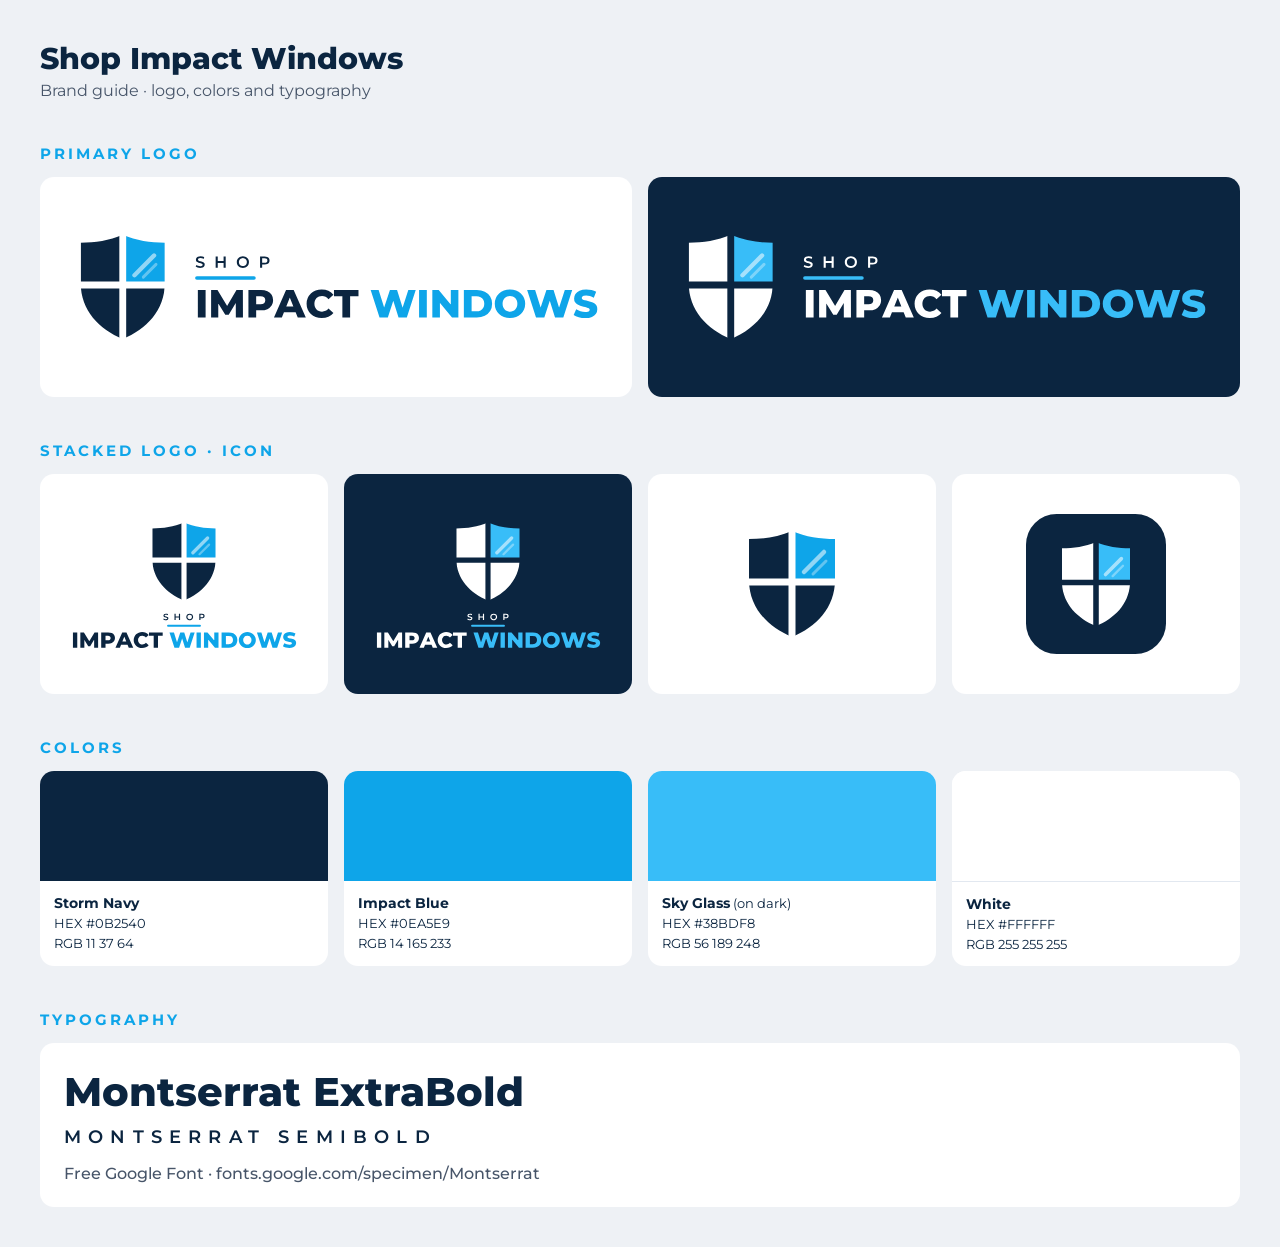
<file: brand/brand-guide.html>
<!doctype html><html lang="en"><head><meta charset="utf-8"><meta name="viewport" content="width=device-width, initial-scale=1">
<title>Shop Impact Windows – Brand Guide</title>
<link href="https://fonts.googleapis.com/css2?family=Montserrat:wght@500;600;800&display=swap" rel="stylesheet">
<style>
body{margin:0;background:#eef1f5;font-family:Montserrat,sans-serif;color:#0B2540}
.wrap{max-width:1200px;margin:0 auto;padding:40px 24px}
h1{font-size:30px;font-weight:800;margin:0 0 4px}h2{font-size:15px;letter-spacing:.2em;text-transform:uppercase;margin:44px 0 14px;color:#0EA5E9}
p.sub{margin:0;color:#475569}
.g{display:grid;gap:16px}.g2{grid-template-columns:repeat(auto-fit,minmax(320px,1fr))}.g4{grid-template-columns:repeat(auto-fit,minmax(200px,1fr))}
.tile{border-radius:14px;min-height:220px;display:flex;align-items:center;justify-content:center;padding:28px;box-sizing:border-box}
.tile img{max-width:100%;max-height:150px}
.lt{background:#fff}.dk{background:#0B2540}
.sw{border-radius:14px;overflow:hidden;background:#fff}.sw div{height:110px}.sw p{margin:0;padding:12px 14px;font-size:13px;line-height:1.5}.sw b{font-size:14px}
.type{background:#fff;border-radius:14px;padding:24px}
</style></head><body><div class="wrap">
<h1>Shop Impact Windows</h1><p class="sub">Brand guide · logo, colors and typography</p>
<h2>Primary logo</h2>
<div class="g g2"><div class="tile lt"><img src="svg/logo-horizontal-color.svg" alt=""></div><div class="tile dk"><img src="svg/logo-horizontal-white.svg" alt=""></div></div>
<h2>Stacked logo · icon</h2>
<div class="g g4"><div class="tile lt"><img src="svg/logo-stacked-color.svg" alt=""></div><div class="tile dk"><img src="svg/logo-stacked-white.svg" alt=""></div><div class="tile lt"><img src="svg/icon-color.svg" alt=""></div><div class="tile lt"><img src="svg/app-icon.svg" alt="" style="max-height:140px"></div></div>
<h2>Colors</h2>
<div class="g g4">
<div class="sw"><div style="background:#0B2540"></div><p><b>Storm Navy</b><br>HEX #0B2540<br>RGB 11 37 64</p></div>
<div class="sw"><div style="background:#0EA5E9"></div><p><b>Impact Blue</b><br>HEX #0EA5E9<br>RGB 14 165 233</p></div>
<div class="sw"><div style="background:#38BDF8"></div><p><b>Sky Glass</b> (on dark)<br>HEX #38BDF8<br>RGB 56 189 248</p></div>
<div class="sw"><div style="background:#fff;border-bottom:1px solid #e2e8f0"></div><p><b>White</b><br>HEX #FFFFFF<br>RGB 255 255 255</p></div>
</div>
<h2>Typography</h2>
<div class="type"><div style="font-weight:800;font-size:40px">Montserrat ExtraBold</div><div style="font-weight:600;font-size:18px;letter-spacing:.4em;margin:10px 0 16px">MONTSERRAT SEMIBOLD</div><div style="font-weight:500;color:#475569">Free Google Font · fonts.google.com/specimen/Montserrat</div></div>
</div></body></html>
</file>
<file: assets/site.css>
:root {
  --navy: #0B2540;
  --navy-2: #12385F;
  --blue: #0EA5E9;
  --sky: #38BDF8;
  --ink: #0F172A;
  --text: #334155;
  --muted: #64748B;
  --line: #E2E8F0;
  --bg: #F5F7FA;
  --white: #FFFFFF;
  --amber: #FBBF24;
  --radius: 14px;
}
* { box-sizing: border-box; margin: 0; padding: 0; }
html { background: var(--navy); scroll-behavior: smooth; }
body {
  font-family: "Inter", system-ui, -apple-system, Segoe UI, Roboto, sans-serif;
  color: var(--text); background: var(--bg); line-height: 1.6;
  -webkit-font-smoothing: antialiased;
}
img, svg { display: block; max-width: 100%; }
a { color: var(--blue); }
.wrap { width: 100%; max-width: 1160px; margin: 0 auto; padding: 0 20px; }
h1, h2, h3 { color: var(--ink); line-height: 1.15; }
h2.title { font-family: "Montserrat", sans-serif; font-weight: 800; font-size: clamp(1.6rem, 3.6vw, 2.3rem); letter-spacing: -.01em; }
.kicker { font-family: "Montserrat", sans-serif; font-weight: 700; font-size: .78rem; letter-spacing: .22em; text-transform: uppercase; color: var(--blue); margin-bottom: 10px; }
.lead { font-size: 1.08rem; color: var(--muted); max-width: 60ch; margin-top: 12px; }
section { padding: 72px 0; }
.center { text-align: center; }
.center .lead { margin-left: auto; margin-right: auto; }

/* Buttons */
.btn {
  display: inline-flex; align-items: center; justify-content: center; gap: 8px;
  font: 600 1rem "Inter", sans-serif; text-decoration: none; cursor: pointer;
  padding: 14px 22px; border-radius: 10px; border: 2px solid transparent; transition: transform .15s, background .15s;
}
.btn:hover { transform: translateY(-1px); }
.btn-primary { background: var(--blue); color: #fff; }
.btn-primary:hover { background: #0284C7; }
.btn-ghost { background: rgba(255,255,255,.12); color: #fff; border-color: rgba(255,255,255,.5); }
.btn-outline { background: #fff; color: var(--navy); border-color: var(--navy); }
.btn-sm { padding: 9px 14px; font-size: .9rem; }

/* Header */
.site-header { background: var(--navy); position: sticky; top: 0; z-index: 50; box-shadow: 0 1px 0 rgba(255,255,255,.06); }
.site-header .bar { display: flex; align-items: center; gap: 16px; height: 72px; }
.site-header .logo img { height: 44px; width: auto; }
.site-header nav { display: flex; gap: 4px; margin-left: auto; align-items: center; }
.site-header nav a { color: #E2E8F0; text-decoration: none; font-weight: 500; font-size: .95rem; padding: 8px 12px; border-radius: 8px; }
.site-header nav a:hover, .site-header nav a[aria-current="page"] { color: #fff; background: rgba(255,255,255,.08); }
.site-header nav a.btn { color: #fff; background: var(--blue); margin-left: 6px; }
.lang { display: flex; gap: 4px; }
.lang button {
  font: 600 .75rem "Inter", sans-serif; color: #CBD5E1; background: transparent;
  border: 1px solid rgba(255,255,255,.25); border-radius: 999px; padding: 5px 9px; cursor: pointer;
}
.lang button[aria-pressed="true"] { color: var(--navy); background: #fff; border-color: #fff; }
.menu-toggle { display: none; margin-left: auto; background: none; border: 0; color: #fff; padding: 8px; cursor: pointer; }
@media (max-width: 900px) {
  .site-header .bar { height: 64px; }
  .site-header .logo img { height: 36px; }
  .menu-toggle { display: block; }
  .site-header nav {
    display: none; position: absolute; top: 64px; left: 0; right: 0; background: var(--navy);
    flex-direction: column; align-items: stretch; padding: 8px 16px 18px; gap: 2px; border-top: 1px solid rgba(255,255,255,.08);
  }
  .site-header.open nav { display: flex; }
  .site-header nav a { padding: 12px; font-size: 1rem; }
  .site-header nav a.btn { margin: 8px 0 0; }
  .site-header nav .lang { padding: 10px 12px 0; }
}

/* Hero */
.hero {
  color: #fff; text-align: center; padding: 96px 0 110px;
  background:
    linear-gradient(180deg, rgba(8,24,44,.72) 0%, rgba(8,24,44,.55) 50%, rgba(8,24,44,.85) 100%),
    url("../img/hero.jpg") center/cover;
}
.hero h1 { color: #fff; font-family: "Playfair Display", Georgia, serif; font-weight: 500; font-size: clamp(2.3rem, 6vw, 4.2rem); line-height: 1.08; text-shadow: 0 2px 24px rgba(0,0,0,.4); }
.hero h1 em { display: block; font-style: italic; }
.hero p { color: rgba(255,255,255,.88); font-size: clamp(1rem, 2vw, 1.2rem); max-width: 46ch; margin: 20px auto 0; }
.hero .ctas { display: flex; gap: 12px; justify-content: center; flex-wrap: wrap; margin-top: 32px; }
.hero .badges { display: flex; gap: 10px; justify-content: center; flex-wrap: wrap; margin-top: 34px; }
.hero .badges span { font-size: .85rem; padding: 7px 14px; border-radius: 999px; background: rgba(255,255,255,.12); border: 1px solid rgba(255,255,255,.28); -webkit-backdrop-filter: blur(8px); backdrop-filter: blur(8px); }
.page-hero { background: var(--navy); color: #fff; padding: 56px 0 52px; }
.page-hero h1 { color: #fff; font-family: "Montserrat", sans-serif; font-weight: 800; font-size: clamp(1.9rem, 4.6vw, 2.9rem); }
.page-hero p { color: #CBD5E1; max-width: 62ch; margin-top: 12px; font-size: 1.05rem; }

/* Cards & grids */
.grid { display: grid; gap: 18px; }
.g3 { grid-template-columns: repeat(auto-fit, minmax(260px, 1fr)); }
.g4 { grid-template-columns: repeat(auto-fit, minmax(230px, 1fr)); }
.g2 { grid-template-columns: repeat(auto-fit, minmax(300px, 1fr)); }
.card { background: #fff; border: 1px solid var(--line); border-radius: var(--radius); padding: 24px; }
.card h3 { font-size: 1.12rem; margin-bottom: 6px; font-weight: 700; }
.card p { color: var(--muted); font-size: .96rem; }
.card .icon { width: 44px; height: 44px; border-radius: 10px; background: #E0F2FE; color: var(--blue); display: grid; place-items: center; margin-bottom: 14px; }
.card .icon svg { width: 24px; height: 24px; }
.features { margin-top: -56px; position: relative; }
.features .card { box-shadow: 0 12px 30px rgba(11,37,64,.10); }

.product { display: flex; flex-direction: column; }
.product .art { background: linear-gradient(160deg, #E0F2FE, #F0F9FF); border-radius: 10px; height: 170px; display: grid; place-items: center; margin-bottom: 16px; }
.product .art svg { width: 116px; height: 136px; }
.product ul { list-style: none; margin: 10px 0 18px; color: var(--muted); font-size: .92rem; }
.product ul li { padding-left: 20px; position: relative; margin: 4px 0; }
.product ul li::before { content: ""; position: absolute; left: 2px; top: .55em; width: 9px; height: 9px; border-radius: 2px; background: var(--sky); }
.product .btn { margin-top: auto; align-self: flex-start; }

.tile-link { text-decoration: none; color: inherit; display: block; transition: transform .15s, box-shadow .15s; }
.tile-link:hover { transform: translateY(-2px); box-shadow: 0 14px 30px rgba(11,37,64,.12); }
.tile-link .more { color: var(--blue); font-weight: 600; margin-top: 12px; display: inline-block; }

.steps { counter-reset: s; }
.step { position: relative; padding-top: 58px; }
.step::before { counter-increment: s; content: counter(s); position: absolute; top: 20px; left: 24px; width: 30px; height: 30px; border-radius: 50%; background: var(--navy); color: #fff; font: 700 .9rem "Montserrat", sans-serif; display: grid; place-items: center; }

.split { display: grid; grid-template-columns: 1fr 1fr; gap: 18px; }
@media (max-width: 760px) { .split { grid-template-columns: 1fr; } }
.zone { border-radius: var(--radius); padding: 28px; }
.zone.dark { background: var(--navy); color: #CBD5E1; }
.zone.dark h3 { color: #fff; }
.zone.light { background: #fff; border: 1px solid var(--line); }
.zone h3 { font-size: 1.2rem; margin-bottom: 8px; }
.chips { display: flex; flex-wrap: wrap; gap: 8px; margin-top: 14px; }
.chips span { font-size: .85rem; font-weight: 600; padding: 6px 12px; border-radius: 999px; background: rgba(56,189,248,.15); color: var(--sky); }
.zone.light .chips span { background: #E0F2FE; color: #0369A1; }

.brands { display: flex; flex-wrap: wrap; justify-content: center; gap: 14px; margin-top: 28px; }
.brands span { font: 800 1.05rem "Montserrat", sans-serif; color: var(--navy); background: #fff; border: 1px solid var(--line); padding: 16px 26px; border-radius: 12px; letter-spacing: .02em; }

.cta-band { background: var(--navy); color: #fff; border-radius: 20px; padding: 44px 32px; text-align: center; }
.cta-band h2 { color: #fff; font-family: "Montserrat", sans-serif; font-weight: 800; font-size: clamp(1.5rem, 3.4vw, 2.1rem); }
.cta-band p { color: #CBD5E1; margin: 10px auto 24px; max-width: 52ch; }

.note { font-size: .85rem; color: var(--muted); margin-top: 14px; }
.callout { background: #FFFBEB; border: 1px solid #FDE68A; color: #78350F; border-radius: 12px; padding: 14px 16px; font-size: .92rem; }

/* Incentives */
.incentive { display: grid; grid-template-columns: 64px 1fr; gap: 18px; align-items: start; }
.incentive .num { font: 800 1.6rem "Montserrat", sans-serif; color: var(--blue); }
.incentive h3 { font-size: 1.25rem; margin-bottom: 6px; }
.incentive ul { margin: 10px 0 0 18px; color: var(--muted); }
.incentive .src { font-size: .85rem; margin-top: 10px; }
@media (max-width: 560px) { .incentive { grid-template-columns: 1fr; gap: 6px; } }

/* Form */
.form-card { background: #fff; border: 1px solid var(--line); border-radius: 18px; padding: 28px; box-shadow: 0 12px 30px rgba(11,37,64,.06); }
fieldset { border: 0; margin: 0 0 26px; }
legend { font: 800 1.05rem "Montserrat", sans-serif; color: var(--ink); margin-bottom: 12px; }
label { display: block; font-weight: 600; font-size: .9rem; color: var(--ink); margin-bottom: 6px; }
input, select, textarea {
  width: 100%; font: 400 1rem "Inter", sans-serif; color: var(--ink);
  padding: 12px 14px; border: 1px solid #CBD5E1; border-radius: 10px; background: #fff;
}
input:focus, select:focus, textarea:focus { outline: 2px solid var(--sky); border-color: var(--blue); }
textarea { min-height: 110px; resize: vertical; }
.row { display: grid; gap: 14px; grid-template-columns: repeat(auto-fit, minmax(200px, 1fr)); margin-bottom: 14px; }
.choice { display: grid; gap: 12px; grid-template-columns: repeat(auto-fit, minmax(240px, 1fr)); }
.choice label { display: flex; gap: 12px; align-items: flex-start; border: 2px solid var(--line); border-radius: 12px; padding: 16px; cursor: pointer; font-weight: 500; color: var(--text); margin: 0; }
.choice label:has(input:checked) { border-color: var(--blue); background: #F0F9FF; }
.choice input { width: auto; margin-top: 4px; accent-color: var(--blue); }
.choice b { display: block; color: var(--ink); }
.choice small { color: var(--muted); font-size: .86rem; }
.opening { display: grid; grid-template-columns: 1.6fr 1fr 1fr .7fr 40px; gap: 10px; align-items: end; padding: 14px; background: var(--bg); border-radius: 12px; margin-bottom: 10px; }
.opening label { font-size: .8rem; }
.opening .rm { height: 46px; border: 0; background: #fff; border-radius: 10px; color: var(--muted); cursor: pointer; font-size: 1.2rem; }
@media (max-width: 680px) { .opening { grid-template-columns: 1fr 1fr; } .opening .type { grid-column: 1 / -1; } }
.check { display: flex; gap: 10px; align-items: flex-start; font-weight: 400; font-size: .9rem; color: var(--muted); }
.check input { width: auto; margin-top: 4px; accent-color: var(--blue); }
.form-status { margin-top: 16px; border-radius: 12px; padding: 16px; display: none; }
.form-status.ok { display: block; background: #ECFDF5; border: 1px solid #A7F3D0; color: #065F46; }
.form-status.err { display: block; background: #FEF2F2; border: 1px solid #FECACA; color: #991B1B; }
.hp { position: absolute; left: -9999px; }

/* Footer */
.site-footer { background: var(--navy); color: #94A3B8; padding: 52px 0 28px; font-size: .92rem; }
.site-footer .cols { display: grid; gap: 28px; grid-template-columns: 1.4fr 1fr 1fr; }
@media (max-width: 760px) { .site-footer .cols { grid-template-columns: 1fr; } }
.site-footer img { height: 46px; width: auto; margin-bottom: 14px; }
.site-footer h4 { color: #fff; font-size: .95rem; margin-bottom: 10px; }
.site-footer a { color: #CBD5E1; text-decoration: none; display: block; padding: 3px 0; }
.site-footer a:hover { color: #fff; }
.site-footer .legal { border-top: 1px solid rgba(255,255,255,.08); margin-top: 32px; padding-top: 18px; font-size: .8rem; color: #64748B; }
</file>
